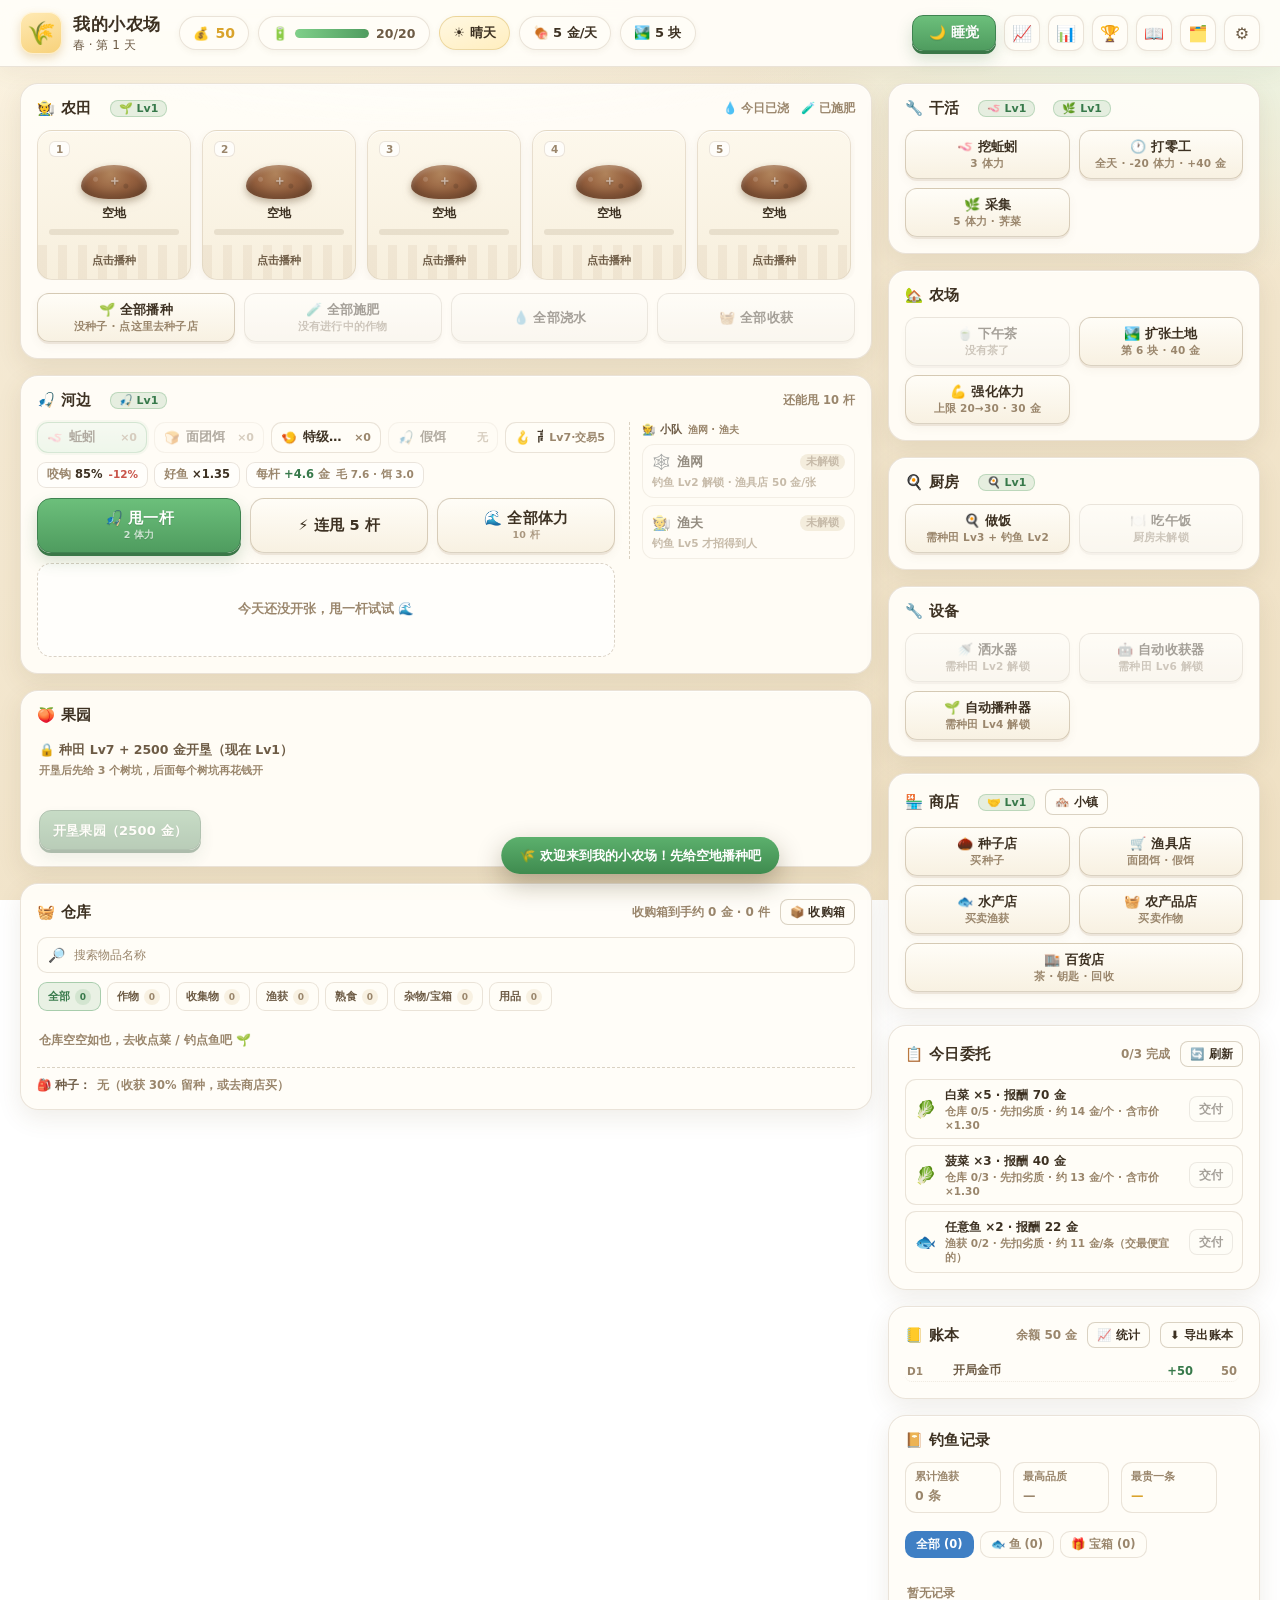
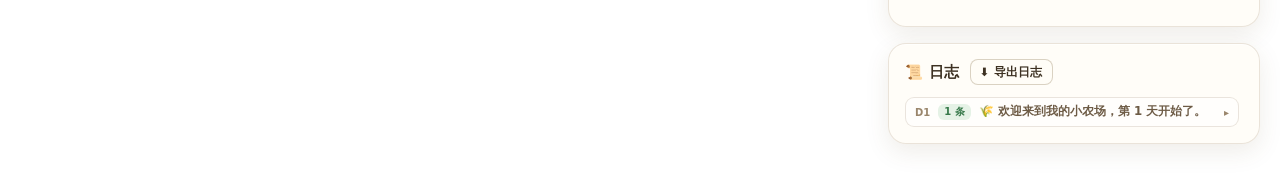
<file: index.html>
<!DOCTYPE html>
<html lang="zh-CN">
<head>
<meta charset="UTF-8">
<meta name="viewport" content="width=device-width, initial-scale=1">
<title>我的小农场 · GUI 版</title>
<meta name="description" content="文字种田游戏《我的小农场》的网页 GUI 版：种菜、浇水、钓鱼、卖鱼、扩张农场。">
<link rel="icon" href="data:image/svg+xml,%3Csvg xmlns='http://www.w3.org/2000/svg' viewBox='0 0 100 100'%3E%3Ctext y='.9em' font-size='90'%3E%F0%9F%8C%BE%3C/text%3E%3C/svg%3E">
<link rel="stylesheet" href="style.css">
</head>
<body>

<header class="topbar">
  <div class="brand">
    <div class="logo">🌾</div>
    <div class="brand-txt">
      <h1>我的小农场</h1>
      <p id="season">—</p>
    </div>
  </div>

  <div class="hud">
    <div class="chip coins" id="hud-coins" title="金币">💰 <b>—</b></div>
    <div class="chip energy" title="体力">
      <span>🔋</span>
      <div class="ebar"><i id="hud-ebar"></i></div>
      <b id="hud-etxt">—</b>
    </div>
    <div class="chip weather" id="hud-weather">☀️ 晴天</div>
    <div class="chip" id="hud-fee" title="每天睡觉扣一次">🍖 —</div>
    <div class="chip" id="hud-plots">🏞️ —</div>
  </div>

  <div class="top-actions">
    <button class="btn primary sleep-btn" data-act="sleep" title="推进到下一天，扣伙食费并恢复体力">🌙 睡觉</button>
    <button class="icon-btn" id="btn-market" title="市场">📈</button>
    <button class="icon-btn" id="btn-status" title="查看状态">📊</button>
    <button class="icon-btn" id="btn-ach" title="成就">🏆</button>
    <button class="icon-btn" id="btn-codex" title="图鉴">📖</button>
    <button class="icon-btn" id="btn-profile" title="经营档案">🗂️</button>
    <button class="icon-btn" id="btn-settings" title="设置">⚙️</button>
    <input type="file" id="file-import" accept=".json,application/json" hidden>
  </div>
</header>

<main class="layout">

  <!-- 左列 -->
  <section class="col-main">

    <div class="panel farm">
      <div class="panel-head">
        <h2>🧑‍🌾 农田</h2>
        <span class="lv-chip" id="farm-lv">🌱 Lv1</span>
        <div class="legend">
          <span>💧 今日已浇</span>
          <span>🧪 已施肥</span>
        </div>
      </div>
      <div class="plot-grid" id="plot-grid"></div>
      <div class="farm-foot">
        <button class="btn wide" data-act="plantAll">🌱 全部播种<small id="plantall-txt"></small></button>
        <button class="btn wide" data-act="fertilizeAll">🧪 全部施肥<small id="fertall-txt"></small></button>
        <button class="btn wide" data-act="waterAll">💧 全部浇水</button>
        <button class="btn wide" data-act="harvestAll">🧺 全部收获</button>
      </div>
    </div>

    <div class="panel fishing">
      <div class="panel-head">
        <h2>🎣 河边</h2>
        <span class="lv-chip" id="fish-lv">🎣 Lv1</span>
        <span class="fish-meta" id="fish-meta"></span>
      </div>
      <div class="river">
        <div class="river-main">
          <div class="bait-row" id="bait-row"></div>
          <div class="fish-forecast" id="fish-forecast"></div>
          <div class="fish-row">
            <button class="btn primary big" data-act="cast"><span class="fb">🎣 甩一杆</span><small id="cast-cost"></small></button>
            <button class="btn big" data-act="cast5"><span class="fb">⚡ 连甩 <b id="cast5-n">5</b> 杆</span></button>
            <button class="btn big" data-act="castAll"><span class="fb">🌊 全部体力</span><small id="castall-n"></small></button>
          </div>
          <div class="catch-area" id="catch-area">
            <div class="catch-empty">今天还没开张，甩一杆试试 🌊</div>
          </div>
        </div>
        <div class="river-side">
          <div class="river-side-head">🧑‍🌾 小队<span>渔网 · 渔夫</span></div>
          <div class="crew-row" id="crew-row"></div>
        </div>
      </div>
    </div>

    <div class="panel orchard">
      <div class="panel-head">
        <h2>🍑 果园</h2>
        <span class="muted" id="orchard-sum"></span>
      </div>
      <div id="orchard-locked" class="orchard-locked" hidden></div>
      <div id="orchard-grid" class="orchard-grid" hidden></div>
      <div class="orchard-foot" id="orchard-foot" hidden>
        <button class="btn" data-act="orchardWater">💧 浇果树<small id="orchard-water-txt"></small></button>
        <button class="btn" data-act="orchardHarvest">🧺 收获全部<small id="orchard-harvest-txt"></small></button>
        <button class="btn" data-act="orchardExpand">🕳️ 开垦树坑<small id="orchard-expand-txt"></small></button>
      </div>
    </div>

    <div class="panel store">
      <div class="panel-head">
        <h2>🧺 仓库</h2>
        <span class="muted" id="store-sum"></span>
        <button class="btn mini" id="btn-box">📦 收购箱</button>
      </div>
      <div class="store-tools">
        <label class="store-search">🔎 <input id="store-search" type="search" placeholder="搜索物品名称" autocomplete="off" aria-label="搜索仓库物品"></label>
        <div class="store-filters" aria-label="仓库分类">
          <button class="store-filter active" data-store-filter="all" aria-pressed="true">全部 <span>0</span></button>
          <button class="store-filter" data-store-filter="crops" aria-pressed="false">作物 <span>0</span></button>
          <button class="store-filter" data-store-filter="wild" aria-pressed="false">收集物 <span>0</span></button>
          <button class="store-filter" data-store-filter="fish" aria-pressed="false">渔获 <span>0</span></button>
          <button class="store-filter" data-store-filter="food" aria-pressed="false">熟食 <span>0</span></button>
          <button class="store-filter" data-store-filter="junk" aria-pressed="false">杂物/宝箱 <span>0</span></button>
          <button class="store-filter" data-store-filter="supplies" aria-pressed="false">用品 <span>0</span></button>
        </div>
      </div>
      <div id="store-list" class="store-list"></div>
      <div class="seed-box" id="seed-box"></div>
    </div>

  </section>

  <!-- 右列 -->
  <aside class="col-side">

    <div class="panel">
      <div class="panel-head"><h2>🔧 干活</h2>
        <span class="lv-chip" id="dig-lv">🪱 Lv1</span>
        <span class="lv-chip" id="forage-lv">🌿 Lv1</span>
      </div>
      <div class="action-grid">
        <button class="btn" data-act="dig">🪱 挖蚯蚓<small id="dig-txt"></small></button>
        <button class="btn" data-act="work">🕐 打零工<small id="work-txt"></small></button>
        <button class="btn wide-cell" data-act="forage">🌿 采集<small id="forage-txt"></small></button>
      </div>
    </div>

    <div class="panel">
      <div class="panel-head"><h2>🏡 农场</h2></div>
      <div class="action-grid farm-actions">
        <button class="btn" data-act="tea">🍵 下午茶<small id="tea-txt"></small></button>
        <button class="btn" data-act="expand">🏞️ 扩张土地<small id="expand-txt"></small></button>
        <button class="btn wide-cell" data-act="upgrade">💪 强化体力<small id="upgrade-txt"></small></button>
      </div>
    </div>

    <div class="panel" id="kitchen-panel">
      <div class="panel-head"><h2>🍳 厨房</h2><span class="lv-chip" id="cook-lv">🍳 Lv1</span></div>
      <div class="action-grid farm-actions">
        <button class="btn" data-act="kitchen">🍳 做饭<small id="kitchen-txt"></small></button>
        <button class="btn" data-act="lunch">🍽️ 吃午饭<small id="lunch-txt"></small></button>
      </div>
    </div>

    <div class="panel">
      <div class="panel-head"><h2>🔧 设备</h2><span class="muted" id="dev-sum"></span></div>
      <div class="action-grid farm-actions">
        <button class="btn" data-act="sprinkler">🚿 洒水器<small id="sprinkler-txt"></small></button>
        <button class="btn" data-act="harvester">🤖 自动收获器<small id="harvester-txt"></small></button>
        <button class="btn wide-cell" data-act="seeder">🌱 自动播种器<small id="seeder-txt"></small></button>
      </div>
    </div>

    <div class="panel">
      <div class="panel-head"><h2>🏪 商店</h2>
        <span class="lv-chip" id="trade-lv">🤝 Lv1</span>
        <button class="btn mini" id="btn-town">🏘️ 小镇</button>
      </div>
      <div class="shop-two shop-four">
        <button class="btn" data-act="seedshop">🌰 种子店<small>买种子</small></button>
        <button class="btn" data-act="shop">🛒 渔具店<small>面团饵 · 假饵</small></button>
        <button class="btn" data-act="fishshop">🐟 水产店<small>买卖渔获</small></button>
        <button class="btn" data-act="cropshop">🧺 农产品店<small>买卖作物</small></button>
        <button class="btn wide-cell" data-act="depart">🏬 百货店<small>茶 · 钥匙 · 回收</small></button>
      </div>
    </div>

    <div class="panel">
      <div class="panel-head"><h2>📋 今日委托</h2>
        <span class="muted" id="orders-sum"></span>
        <button class="btn mini" id="btn-refresh-orders">🔄 刷新</button>
      </div>
      <div id="order-list" class="order-list"></div>
    </div>

    <div class="panel">
      <div class="panel-head"><h2>📒 账本</h2>
        <span class="muted" id="ledger-sum"></span>
        <button class="btn mini" id="btn-stats">📈 统计</button>
        <button class="btn mini" id="btn-ledger">⬇ 导出账本</button>
      </div>
      <div class="ledger" id="ledger"></div>
    </div>

    <div class="panel">
      <div class="panel-head"><h2>📔 钓鱼记录</h2></div>
      <div id="book-stats" class="book-stats"></div>
      <div id="book-list" class="book-list"></div>
    </div>

    <div class="panel">
      <div class="panel-head"><h2>📜 日志</h2>
        <button class="btn mini" id="btn-log">⬇ 导出日志</button>
      </div>
      <div class="log" id="log"></div>
    </div>

  </aside>
</main>

<div id="modal-root" class="modal-root"></div>
<div id="toast-root" class="toast-root"></div>
<div id="fx" class="fx"></div>

<script src="game.js"></script>
<script src="ui.js"></script>
</body>
</html>
</file>
<file: style.css>
/* ================= 我的小农场 · 样式 ================= */
:root{
  --bg:#f6ecd8;
  --bg2:#efe0c3;
  --ink:#3d3122;
  --ink-2:#6d5b45;
  --ink-3:#9a866c;
  --panel:rgba(255,253,247,.86);
  --panel-2:rgba(255,253,247,.6);
  --line:rgba(122,96,60,.16);
  --line-2:rgba(122,96,60,.28);
  --green:#4f9c5f;
  --green-d:#37794a;
  --soil:#8b5c3d;
  --soil-d:#6d462e;
  --gold:#d9a32c;
  --gold-l:#f0c65a;
  --red:#c9554a;
  --blue:#3f7fc4;
  --r:18px;
  --shadow:0 8px 24px rgba(102,78,44,.10), 0 1px 0 rgba(255,255,255,.7) inset;
  --shadow-hover:0 14px 30px rgba(102,78,44,.16);
}

*{ box-sizing:border-box; }

/* hidden 属性优先于组件自身的 display（果园面板 / 底部按钮用得到） */
[hidden]{ display:none !important; }

html,body{ height:100%; }

body{
  margin:0;
  font-family:"PingFang SC","Microsoft YaHei","Segoe UI",system-ui,sans-serif;
  color:var(--ink);
  background:
    radial-gradient(1200px 600px at 15% -10%, var(--glow1) 0%, transparent 60%),
    radial-gradient(900px 500px at 95% 0%, var(--glow2) 0%, transparent 55%),
    linear-gradient(160deg, var(--bg) 0%, var(--bg2) 100%);
  background-attachment:fixed;
  -webkit-font-smoothing:antialiased;
  font-size:14px;
}

button{ font-family:inherit; }

/* ---------------- 顶栏 ---------------- */

.topbar{
  position:sticky; top:0; z-index:50;
  display:flex; align-items:center; gap:18px;
  padding:12px 20px;
  background:var(--topbar);
  backdrop-filter:blur(14px) saturate(1.2);
  border-bottom:1px solid var(--line);
  box-shadow:0 6px 20px rgba(120,95,60,.07);
}

.brand{ display:flex; align-items:center; gap:11px; }
.logo{
  width:42px; height:42px; display:grid; place-items:center;
  font-size:23px; border-radius:13px;
  background:linear-gradient(160deg,#ffeab5,#f7d179);
  box-shadow:0 4px 10px rgba(190,140,50,.28), 0 0 0 1px rgba(255,255,255,.6) inset;
}
.brand-txt h1{ margin:0; font-size:17px; letter-spacing:.5px; }
.brand-txt p{ margin:1px 0 0; font-size:12px; color:var(--ink-2); }

.hud{ display:flex; align-items:center; gap:9px; flex-wrap:wrap; }

.chip{
  display:inline-flex; align-items:center; gap:7px;
  height:34px; padding:0 13px;
  border-radius:999px;
  background:var(--card);
  border:1px solid var(--line);
  box-shadow:0 2px 6px rgba(120,95,60,.07);
  font-weight:600; font-size:13px; color:var(--ink);
  white-space:nowrap;
}
.chip.coins b{ color:var(--gold); font-size:14px; font-variant-numeric:tabular-nums; }
.chip.energy{ padding-right:14px; }
.chip .ebar{
  width:74px; height:9px; border-radius:99px; overflow:hidden;
  background:var(--track); box-shadow:0 0 0 1px rgba(120,95,60,.08) inset;
}
.chip .ebar i{
  display:block; height:100%; width:100%;
  border-radius:99px;
  background:linear-gradient(90deg,#7fd08a,#4f9c5f);
  transition:width .35s cubic-bezier(.2,.8,.3,1), background .3s;
}
.chip.energy.low .ebar i{ background:linear-gradient(90deg,#f0b25a,#e08a3c); }
.chip.energy.empty .ebar i{ background:linear-gradient(90deg,#e08a7a,#c9554a); }
.chip b#hud-etxt{ font-variant-numeric:tabular-nums; font-size:12.5px; color:var(--ink-2); }

.chip.weather{ background:linear-gradient(160deg,#fff8e2,#ffeebf); border-color:rgba(200,160,60,.35); }
.chip.weather[data-w="cloudy"]{ background:linear-gradient(160deg,#f2f4f7,#e3e8ef); }
.chip.weather[data-w="rain"]{ background:linear-gradient(160deg,#e9f1fb,#d6e4f7); }
.chip.weather[data-w="storm"]{ background:linear-gradient(160deg,#e8e3f2,#d5cde8); }

.top-actions{ margin-left:auto; display:flex; gap:8px; }
.icon-btn{
  width:36px; height:36px; border-radius:11px; font-size:16px; cursor:pointer;
  background:var(--card); border:1px solid var(--line); color:var(--ink-2);
  box-shadow:0 2px 6px rgba(120,95,60,.07);
  transition:transform .15s, box-shadow .15s, background .15s;
}
.icon-btn:hover{ transform:translateY(-1px); box-shadow:0 6px 14px rgba(120,95,60,.14); background:var(--card-solid); }
.icon-btn.off{ opacity:.45; }

/* ---------------- 布局 ---------------- */

.layout{
  display:grid;
  grid-template-columns:minmax(0,1fr) 372px;
  gap:16px;
  padding:16px 20px 40px;
  max-width:1560px; margin:0 auto;
  align-items:start;
}
.col-main,.col-side{ display:flex; flex-direction:column; gap:16px; min-width:0; }

.panel{
  background:var(--topbar);
  border:1px solid var(--line);
  border-radius:var(--r);
  box-shadow:var(--shadow);
  padding:15px 16px 16px;
}
.panel-head{
  display:flex; align-items:center; gap:10px; flex-wrap:wrap;
  margin:0 0 12px;
}
.panel-head h2{
  margin:0; font-size:14.5px; font-weight:800; letter-spacing:.4px;
  display:flex; align-items:center; gap:6px;
}
.panel-head .muted{ margin-left:auto; font-size:12px; color:var(--ink-3); font-weight:600; }
.legend{
  margin-left:auto; display:flex; gap:12px; flex-wrap:wrap;
  font-size:11.5px; color:var(--ink-3); font-weight:600;
}
.legend .ripe-hint{ color:var(--green-d); }

/* ---------------- 农田 ---------------- */

.farm{
  background:
    radial-gradient(700px 220px at 50% -40%, rgba(255,255,255,.85), transparent 70%),
    rgba(255,253,248,.94);
}

.plot-grid{
  display:grid;
  grid-template-columns:repeat(5, minmax(0, 1fr));
  gap:11px;
  max-height:min(478px, 56vh);
  overflow-y:auto;
  padding-right:4px;
  border-radius:12px;
}
.plot-grid:focus{ outline:none; }
.plot-grid:focus-visible{ outline:2px solid rgba(79,156,95,.45); outline-offset:3px; }
@media (max-width:1180px){
  .plot-grid{ grid-template-columns:repeat(4, minmax(0, 1fr)); }
}
@media (max-width:820px){
  .plot-grid{ grid-template-columns:repeat(3, minmax(0, 1fr)); }
}
@media (max-width:560px){
  .plot-grid{ grid-template-columns:repeat(2, minmax(0, 1fr)); }
}

.plot{  position:relative;
  border-radius:15px;
  padding:10px 11px 11px;
  background:linear-gradient(180deg,var(--plot1) 0%, var(--plot2) 55%, var(--plot3) 100%);
  border:1px solid var(--line);
  box-shadow:0 3px 10px rgba(120,95,60,.08), 0 1px 0 rgba(255,255,255,.8) inset;
  cursor:pointer;
  transition:transform .14s ease, box-shadow .14s ease, border-color .14s;
  overflow:hidden;
  min-height:150px;
  display:flex; flex-direction:column;
}
.plot::after{ /* 土垄 */
  content:""; position:absolute; left:0; right:0; bottom:0; height:34px;
  background:repeating-linear-gradient(90deg, rgba(160,120,80,.13) 0 9px, rgba(160,120,80,0) 9px 20px);
  opacity:.7; pointer-events:none;
}
.plot:hover{ transform:translateY(-2px); box-shadow:var(--shadow-hover); border-color:var(--line-2); }
.plot:active{ transform:translateY(0) scale(.995); }

.plot.empty{ background:linear-gradient(180deg,var(--plot1),var(--plot2)); }

/* 空地：CSS 画的土堆 */
.plot-art.soil{
  width:66px; height:34px; margin:8px auto 6px;
  border-radius:50% 50% 42% 42% / 62% 62% 38% 38%;
  background:
    radial-gradient(circle at 22% 42%, rgba(255,255,255,.14) 0 2px, transparent 3px),
    radial-gradient(circle at 68% 62%, rgba(0,0,0,.14) 0 2px, transparent 3px),
    radial-gradient(circle at 45% 25%, #b0835b 0%, #96613f 48%, #7a4c31 100%);
  box-shadow:
    inset 0 3px 5px rgba(255,255,255,.22),
    inset 0 -6px 10px rgba(0,0,0,.22),
    0 3px 6px rgba(90,65,35,.22);
  position:relative;
  display:grid; place-items:center;
  transition:transform .2s;
}
.plot-art.soil .seed-dot{
  font-size:13px; font-weight:900; color:rgba(255,255,255,.55);
  text-shadow:0 1px 2px rgba(0,0,0,.25);
  transform:translateY(-1px);
}
.plot:hover .plot-art.soil{ transform:scale(1.06); }

.plot.ripe{
  border-color:rgba(79,156,95,.55);
  box-shadow:0 0 0 2px rgba(79,156,95,.16), 0 8px 22px rgba(79,156,95,.18);
  animation:ripePulse 2.2s ease-in-out infinite;
}
@keyframes ripePulse{
  0%,100%{ box-shadow:0 0 0 2px rgba(79,156,95,.14), 0 6px 18px rgba(79,156,95,.14); }
  50%{ box-shadow:0 0 0 4px rgba(79,156,95,.22), 0 10px 26px rgba(79,156,95,.26); }
}
.plot.waited{ border-color:rgba(240,180,80,.5); }

.plot-top{ display:flex; align-items:center; gap:5px; height:16px; }
.plot-no{
  font-size:10.5px; font-weight:800; color:var(--ink-3);
  background:var(--chip-bg); border-radius:6px; padding:1px 6px;
  border:1px solid var(--line);
}
.plot-badges{ margin-left:auto; display:flex; gap:3px; font-size:11px; }

.plot-art{
  font-size:41px; line-height:1.1; text-align:center; margin:5px 0 3px;
  filter:drop-shadow(0 3px 4px rgba(90,65,35,.18));
  transition:transform .2s;
}
.plot:hover .plot-art{ transform:scale(1.07) rotate(-2deg); }
.plot.ripe .plot-art{ animation:bob 1.8s ease-in-out infinite; }
@keyframes bob{ 0%,100%{ transform:translateY(0); } 50%{ transform:translateY(-4px); } }

.plot-name{
  font-size:12px; font-weight:800; text-align:center; color:var(--ink);
  display:flex; align-items:center; justify-content:center; gap:5px;
}
.plot-name small{ font-weight:600; color:var(--ink-3); font-size:10.5px; }

.bar{
  height:6px; border-radius:99px; margin:7px 0 6px;
  background:rgba(120,95,60,.13); overflow:hidden;
}
.bar i{
  display:block; height:100%; border-radius:99px;
  background:linear-gradient(90deg,#8ed29a,#4f9c5f);
  transition:width .4s cubic-bezier(.2,.8,.3,1);
}
.plot.ripe .bar i{ background:linear-gradient(90deg,var(--gold-l),var(--gold)); }

.plot-foot{
  margin-top:auto; font-size:11px; text-align:center; font-weight:700;
  color:var(--ink-2); position:relative; z-index:1;
}
.plot-foot.can{ color:var(--green-d); }
.plot-foot .warn{ color:#b4771f; }

/* 农田底部按钮 */
.farm-foot{
  display:grid; grid-template-columns:repeat(4, 1fr); gap:9px; margin-top:13px;
}
@media (max-width:820px){
  .farm-foot{ grid-template-columns:repeat(2, 1fr); }
}

/* ---------------- 按钮 ---------------- */

.btn{
  position:relative;
  display:inline-flex; flex-direction:column; align-items:center; justify-content:center; gap:1px;
  min-height:40px; padding:7px 13px;
  border-radius:12px; cursor:pointer;
  background:linear-gradient(180deg,var(--card),var(--card-2));
  border:1px solid var(--line-2);
  color:var(--ink); font-size:13px; font-weight:700; letter-spacing:.2px;
  box-shadow:0 2px 0 rgba(160,130,90,.14), 0 4px 10px rgba(120,95,60,.06);
  transition:transform .12s, box-shadow .12s, background .12s, opacity .12s;
}
.btn small{ font-size:10.5px; font-weight:600; color:var(--ink-3); }
.btn:hover:not(:disabled){ transform:translateY(-1px); box-shadow:0 4px 0 rgba(160,130,90,.14), 0 10px 18px rgba(120,95,60,.12); background:linear-gradient(180deg,var(--card-2),var(--card)); }
.btn:active:not(:disabled){ transform:translateY(1px); box-shadow:0 1px 0 rgba(160,130,90,.14); }
.btn:disabled{ opacity:.45; cursor:not-allowed; filter:grayscale(.4); }
.btn.wide{ width:100%; }
.btn.mini{ min-height:26px; padding:3px 9px; font-size:11.5px; border-radius:8px; box-shadow:none; background:var(--card); }
.btn.primary{
  background:linear-gradient(180deg,#6cbf7b,#4f9c5f);
  border-color:#3f8350; color:#fff;
  box-shadow:0 3px 0 #3a7748, 0 8px 16px rgba(60,120,70,.22);
  text-shadow:0 1px 1px rgba(0,0,0,.15);
}
.btn.primary small{ color:rgba(255,255,255,.85); }
.btn.primary:hover:not(:disabled){ background:linear-gradient(180deg,#78cb87,#57a768); }
.btn.big{ min-height:48px; font-size:14.5px; border-radius:14px; }
.btn.gold{
  background:linear-gradient(180deg,#f6ce6b,#dfa52e); border-color:#c08c1f; color:#4a3310;
  box-shadow:0 3px 0 #b8871c, 0 8px 16px rgba(200,150,50,.24);
}
.btn.danger{ color:var(--red); border-color:rgba(201,85,74,.35); }

.action-grid{ display:grid; grid-template-columns:repeat(auto-fill,minmax(126px,1fr)); gap:9px; }

/* ---------------- 钓鱼 ---------------- */

.fish-meta{ margin-left:auto; font-size:11.5px; color:var(--ink-3); font-weight:600; }

/* 河边：左边钓具（饵 / 预估 / 甩杆 / 渔获），右边小队（渔网 / 渔夫） */
.river{ display:grid; grid-template-columns:minmax(0,1fr) 226px; gap:14px; align-items:start; }
.river-main{ min-width:0; }
.river-side{
  min-width:0; display:flex; flex-direction:column; gap:7px;
  padding-left:12px; border-left:1px dashed var(--line-2);
}
.river-side-head{ display:flex; align-items:baseline; gap:6px; font-size:11px; font-weight:800; color:var(--ink-2); }
.river-side-head span{ font-size:10px; font-weight:700; color:var(--ink-3); }
.river-side .crew-row{ grid-template-columns:1fr; margin-top:0; gap:7px; }
.river-side .crew-card{ padding:8px 9px 7px; }

/* 五种饵料：一行铺满，窄屏自动换行 */
.bait-row{ display:grid; grid-template-columns:repeat(auto-fit, minmax(102px, 1fr)); gap:7px; margin-bottom:9px; }
.bait{
  display:flex; align-items:center; gap:6px; min-width:0;
  padding:6px 9px; border-radius:11px; cursor:pointer;
  background:var(--card); border:1px solid var(--line);
  font-size:12.5px; font-weight:700; color:var(--ink-2);
  transition:.14s;
}
.bait .bn{ color:var(--ink); overflow:hidden; text-overflow:ellipsis; white-space:nowrap; }
.bait .bc{ margin-left:auto; font-size:11px; color:var(--ink-3); font-weight:700; white-space:nowrap; }
.bait:hover{ border-color:var(--line-2); transform:translateY(-1px); }
.bait.sel{
  background:linear-gradient(180deg,#eaf7ec,#d7efdb);
  border-color:rgba(79,156,95,.5); color:var(--green-d);
  box-shadow:0 0 0 2px rgba(79,156,95,.12);
}
.bait.off{ opacity:.4; cursor:not-allowed; }

/* 甩一杆 / 连甩 5 杆 / 全部体力：一行三个，主按钮略宽 */
.fish-row{ display:grid; grid-template-columns:1.15fr 1fr 1fr; gap:9px; }
.fish-row .btn{ padding:10px 8px; }
.fish-row .fb{ white-space:nowrap; }
.fish-row .fb b{ font-weight:900; }
.fish-row .btn small{ font-size:9.5px; opacity:.85; }

.catch-area{ margin-top:10px; min-height:94px; }
.catch-empty{
  display:grid; place-items:center; min-height:94px;
  border:1.5px dashed var(--line-2); border-radius:14px;
  color:var(--ink-3); font-size:12.5px; font-weight:600;
  background:var(--soft);
}
.catch-card{
  display:flex; align-items:center; gap:13px;
  padding:11px 14px; border-radius:14px;
  background:linear-gradient(180deg,var(--card),var(--card-2));
  border:1px solid var(--line);
  box-shadow:0 4px 14px rgba(120,95,60,.1);
  animation:popIn .3s cubic-bezier(.2,1.2,.4,1);
}
@keyframes popIn{ from{ transform:scale(.94); opacity:0; } to{ transform:scale(1); opacity:1; } }
.catch-card .ce{ font-size:34px; filter:drop-shadow(0 3px 5px rgba(90,65,35,.2)); }
.catch-card .cname{ font-size:14.5px; font-weight:800; }
.catch-card .cq{ font-size:12px; font-weight:800; margin-top:2px; }
.catch-card .cprice{ margin-left:auto; font-size:19px; font-weight:900; color:var(--gold); font-variant-numeric:tabular-nums; }

/* 最近渔获（单杆 / 连甩都列出来） */
.catch-sum{ font-size:11px; font-weight:700; color:var(--ink-3); margin:0 2px 6px; }
.catch-list{ display:flex; flex-wrap:nowrap; gap:6px; overflow-x:auto; padding-bottom:2px; }
.catch-item{
  flex:none;
  display:flex; align-items:center; gap:6px;
  padding:4px 9px; border-radius:10px;
  background:var(--card); border:1px solid var(--line);
  border-left:3px solid var(--line-2);
  font-size:12px; white-space:nowrap;
  animation:popIn .22s ease;
}
.catch-item .ce{ font-size:15px; }
.catch-item .cn2{ font-weight:800; }
.catch-item .cq2{ font-size:10.5px; font-weight:800; }
.catch-item .cp2{ font-weight:900; color:var(--gold); font-variant-numeric:tabular-nums; }

/* 商店两连 */
.shop-two{ display:grid; grid-template-columns:1fr 1fr; gap:9px; }

/* ---------------- 仓库 ---------------- */

.store-tools{ display:flex; flex-direction:column; gap:8px; margin:0 0 9px; }
.store-search{
  display:flex; align-items:center; gap:7px; min-height:36px; padding:0 10px;
  border:1px solid var(--line); border-radius:10px; background:var(--card); color:var(--ink-3);
}
.store-search input{
  min-width:0; width:100%; border:0; outline:0; background:transparent;
  color:var(--ink); font:inherit; font-size:12px;
}
.store-search input::placeholder{ color:var(--ink-3); }
.store-filters{ display:flex; gap:6px; overflow-x:auto; padding:1px 1px 4px; scrollbar-width:thin; }
.store-filter{
  flex:none; display:inline-flex; align-items:center; gap:5px; min-height:29px; padding:4px 9px;
  border:1px solid var(--line); border-radius:9px; background:var(--card); color:var(--ink-2);
  cursor:pointer; font:inherit; font-size:10.5px; font-weight:800; white-space:nowrap;
}
.store-filter span{
  display:inline-flex; align-items:center; justify-content:center; min-width:16px; height:16px;
  padding:0 4px; border-radius:99px; background:var(--card-2); color:var(--ink-3); font-size:9px;
}
.store-filter:hover{ border-color:var(--green); }
.store-filter.active{ background:rgba(79,156,95,.12); border-color:rgba(79,156,95,.42); color:var(--green-d); }
.store-filter.active span{ background:rgba(79,156,95,.14); color:var(--green-d); }
.store-list{ display:flex; flex-direction:column; gap:7px; max-height:380px; overflow-y:auto; padding-right:4px; }
.store-sub{
  margin:4px 0 0; padding-top:8px; font-size:11px; font-weight:800; color:var(--ink-3);
  border-top:1px dashed var(--line-2);
}
.store-row{
  display:flex; align-items:center; gap:9px;
  padding:7px 9px; border-radius:11px;
  background:var(--card); border:1px solid var(--line);
}
.store-row>div{ min-width:0; flex:1; }
.store-row .se{ font-size:20px; }
.store-row .sn{ font-size:12.5px; font-weight:800; }
.store-row .sv{ font-size:11px; color:var(--ink-3); font-weight:700; }
.store-row .sp{ margin-left:auto; font-size:12.5px; font-weight:800; color:var(--gold); }
.store-empty{ font-size:12px; color:var(--ink-3); font-weight:600; padding:8px 2px; }

.seed-box{
  margin-top:10px; padding-top:10px; border-top:1px dashed var(--line-2);
  font-size:11.5px; color:var(--ink-2); font-weight:600;
  display:flex; gap:6px; flex-wrap:wrap; align-items:center;
}
.seed-box .tag{
  background:#eef7ec; color:var(--green-d); border:1px solid rgba(79,156,95,.28);
  padding:2px 8px; border-radius:7px; font-weight:800; font-size:11px;
}
@media (max-width:560px){
  .store-list{ max-height:340px; }
  .store-row{ gap:7px; padding:7px; }
  .store-row .sv{ overflow-wrap:anywhere; }
}
.seed-box .tag-sell{
  display:inline-flex; align-items:center; gap:5px;
  font-family:inherit; cursor:pointer;
  transition:transform .12s, background .12s, border-color .12s;
}
.seed-box .tag-sell:hover{
  background:#e0f2dd; border-color:rgba(79,156,95,.52); transform:translateY(-1px);
}
.seed-box .tag-sell b{ font-size:10px; font-weight:800; color:#b4771f; }
.seed-box .btn.mini{ margin-left:auto; }

/* ---------------- 账本 ---------------- */

.ledger{
  max-height:230px; overflow-y:auto;
  display:flex; flex-direction:column; gap:3px;
  font-size:11.5px;
  padding-right:4px;
}
.led-row{ display:flex; align-items:center; gap:6px; padding:3px 2px; border-bottom:1px dotted rgba(122,96,60,.13); }
.led-row.day{ cursor:pointer; border-radius:7px; transition:background .12s; }
.led-row.day:hover{ background:var(--hover); }
.led-row.day.open{ background:var(--hover); }
.led-day{ color:var(--ink-3); font-weight:800; min-width:40px; font-size:10.5px; }
.led-label{ flex:1; color:var(--ink-2); font-weight:600; overflow:hidden; text-overflow:ellipsis; white-space:nowrap; }
.led-val{ font-weight:800; font-variant-numeric:tabular-nums; white-space:nowrap; }
.led-val.up{ color:var(--green-d); }
.led-val.down{ color:var(--red); }
.led-inc{ color:var(--green-d); font-weight:800; }
.led-exp{ color:var(--red); font-weight:800; }
.led-bal{ color:var(--ink-3); font-weight:700; min-width:38px; text-align:right; font-variant-numeric:tabular-nums; }
.led-detail{
  display:flex; flex-direction:column; gap:1px;
  padding:2px 8px 6px 46px; font-size:10.8px; color:var(--ink-3); font-weight:600;
  animation:slideIn .16s ease;
}
.led-detail .dline{ display:flex; justify-content:space-between; gap:10px; padding:1px 0; border-bottom:1px dotted rgba(122,96,60,.1); }
.led-detail .dline b{ font-weight:800; }

/* ---------------- 钓鱼记录 ---------------- */

.book-stats{ display:flex; gap:10px; flex-wrap:wrap; margin-bottom:9px; }
.bstat{
  flex:1 1 auto; min-width:96px;
  background:var(--card); border:1px solid var(--line); border-radius:11px;
  padding:7px 9px;
}
.bstat .bl{ font-size:10.5px; color:var(--ink-3); font-weight:700; }
.bstat .bv{ font-size:12.5px; font-weight:800; margin-top:2px; }

.book-list{ max-height:190px; overflow-y:auto; display:flex; flex-direction:column; gap:3px; padding-right:4px; }
.book-row{ display:flex; align-items:center; gap:7px; font-size:11.5px; padding:3px 2px; border-bottom:1px dotted rgba(122,96,60,.13); }
.book-row .be{ font-size:14px; }
.book-row .bn2{ font-weight:700; color:var(--ink-2); }
.book-row .bq{ font-size:10.5px; font-weight:800; margin-left:auto; }
.book-row .bp{ font-weight:800; color:var(--gold); min-width:36px; text-align:right; font-variant-numeric:tabular-nums; }

/* ---------------- 日志 ---------------- */

.log{ max-height:300px; overflow-y:auto; display:flex; flex-direction:column; gap:5px; padding-right:4px; }

/* 按天折叠 */
.log-day{
  display:flex; align-items:center; gap:8px; cursor:pointer;
  padding:6px 9px; border-radius:9px;
  background:var(--soft);
  border:1px solid var(--line);
  font-size:11.8px;
  transition:background .12s, border-color .12s;
}
.log-day:hover{ background:var(--hover); border-color:var(--line-2); }
.log-day.open{ background:var(--hover); }
.log-day .ld{ font-size:10px; font-weight:800; color:var(--ink-3); flex:none; }
.log-day .ld-count{
  font-size:10px; font-weight:800; color:var(--green-d);
  background:rgba(95,179,111,.16); border-radius:6px; padding:1px 6px; flex:none;
}
.log-day .ld-last{
  flex:1; color:var(--ink-2); font-weight:600;
  overflow:hidden; text-overflow:ellipsis; white-space:nowrap;
}
.log-day.open .ld-last{ color:var(--ink-3); font-style:italic; }
.log-day .ld-caret{ color:var(--ink-3); font-size:10px; flex:none; }

.log-row{
  display:flex; gap:7px; font-size:11.8px; line-height:1.45;
  padding:5px 8px; border-radius:9px;
  background:var(--soft);
  border-left:3px solid var(--line-2);
  color:var(--ink-2);
  animation:slideIn .25s ease;
}
@keyframes slideIn{ from{ opacity:0; transform:translateX(-6px); } to{ opacity:1; transform:none; } }
.log-row .ld{ font-size:10px; font-weight:800; color:var(--ink-3); flex:none; }
.log-row.good{ border-left-color:var(--green); background:rgba(95,179,111,.14); }
.log-row.warn{ border-left-color:var(--gold); background:rgba(224,179,82,.14); }
.log-row.bad{ border-left-color:var(--red); background:rgba(224,103,103,.14); }
.log-row.sys{ border-left-color:var(--blue); background:rgba(106,166,224,.14); }

/* ---------------- 弹窗 ---------------- */

.modal-root{ position:fixed; inset:0; z-index:200; display:none; }
.modal-root.on{ display:block; }
.modal-mask{
  position:absolute; inset:0; background:rgba(60,45,25,.42);
  backdrop-filter:blur(3px); animation:fadeIn .18s ease;
}
@keyframes fadeIn{ from{ opacity:0; } to{ opacity:1; } }
.modal{
  position:absolute; left:50%; top:50%; transform:translate(-50%,-50%);
  width:min(620px, calc(100vw - 32px)); max-height:calc(100vh - 60px);
  display:flex; flex-direction:column;
  background:var(--card); border-radius:20px;
  border:1px solid rgba(255,255,255,.7);
  box-shadow:0 30px 70px rgba(60,40,15,.3);
  animation:modalIn .24s cubic-bezier(.2,1.1,.35,1);
  overflow:hidden;
}
@keyframes modalIn{ from{ opacity:0; transform:translate(-50%,-46%) scale(.96); } to{ opacity:1; transform:translate(-50%,-50%) scale(1); } }
.modal-head{
  display:flex; align-items:center; gap:10px;
  padding:15px 18px 12px; border-bottom:1px solid var(--line);
}
.modal-head h3{ margin:0; font-size:15.5px; }
.modal-head .x{
  margin-left:auto; width:30px; height:30px; border-radius:9px; cursor:pointer;
  border:1px solid var(--line); background:var(--card-solid); font-size:14px; color:var(--ink-2);
}
.modal-head .x:hover{ background:var(--hover); }
.modal-body{ padding:14px 18px 18px; overflow-y:auto; }
.modal-foot{ padding:12px 18px 16px; border-top:1px solid var(--line); display:flex; gap:9px; }
.modal-foot .btn{ flex:1; }

.crop-grid{ display:grid; grid-template-columns:repeat(auto-fill,minmax(116px,1fr)); gap:9px; }
.crop-card{
  text-align:center; padding:10px 8px 9px; border-radius:13px; cursor:pointer;
  background:var(--card); border:1px solid var(--line);
  box-shadow:0 2px 8px rgba(120,95,60,.06);
  transition:.14s;
}
.crop-card:hover:not(:disabled){ transform:translateY(-2px); box-shadow:0 10px 20px rgba(120,95,60,.14); border-color:rgba(79,156,95,.4); }
.crop-card:disabled{ opacity:.42; cursor:not-allowed; filter:grayscale(.5); }
.crop-card .ce{ font-size:27px; }
.crop-card .cn{ font-weight:800; font-size:12.5px; margin-top:3px; }
.crop-card .cs{ font-size:10.5px; color:var(--ink-3); font-weight:700; margin-top:2px; }
.crop-card .cm{ font-size:10.5px; color:var(--ink-2); font-weight:600; margin-top:3px; line-height:1.35; }
.crop-card .cp{ font-size:10.5px; font-weight:800; color:var(--green-d); margin-top:3px; }

.kv{ display:grid; grid-template-columns:auto 1fr; gap:7px 14px; font-size:12.5px; margin-bottom:12px; }
.kv dt{ color:var(--ink-3); font-weight:700; }
.kv dd{ margin:0; font-weight:700; color:var(--ink); }

/* ---------------- 每日总结 ---------------- */

.day-sum-top{
  display:flex; align-items:center; gap:14px; padding:10px 12px; margin-bottom:4px;
  border-radius:14px; background:var(--panel-2); border:1px solid var(--line);
}
.day-sum-top .dh-coin{ font-size:26px; font-weight:900; font-variant-numeric:tabular-nums; letter-spacing:-.02em; }
.day-sum-top .dh-coin small{ font-size:12px; font-weight:800; margin-left:2px; }
.day-sum-top .dh-coin.up{ color:var(--green-d); }
.day-sum-top .dh-coin.down{ color:var(--red); }
.day-sum-top .dh-meta{ font-size:12px; font-weight:800; color:var(--ink-2); line-height:1.6; }
.day-sum-top .dh-meta small{ font-size:11px; color:var(--ink-3); font-weight:700; }
.day-sum-top .dh-meta b{ color:var(--gold); }

.day-sec{ margin-top:11px; }
.day-sec h4{ margin:0 0 6px; font-size:11px; letter-spacing:.04em; color:var(--ink-3); text-transform:uppercase; }
.day-sec .kv{ margin-bottom:0; gap:6px 14px; }

.day-list{ display:flex; flex-direction:column; gap:5px; }
.day-line{
  display:flex; align-items:center; justify-content:space-between; gap:10px;
  padding:6px 9px; border-radius:9px; background:var(--panel-2);
  border:1px solid var(--line); font-size:12.5px; font-weight:700;
}
.day-line.goods{ border-style:dashed; background:transparent; }
.day-line i{
  font-style:normal; font-size:10px; font-weight:800; color:var(--ink-3);
  margin-left:6px; padding:1px 5px; border-radius:6px; background:var(--line);
}
.day-line b{ font-variant-numeric:tabular-nums; }
.day-line b.up{ color:var(--green-d); }
.day-line b.down{ color:var(--red); }
.day-empty{ font-size:11.5px; color:var(--ink-3); font-weight:700; padding:2px 0; }
.day-todo{ margin:0; padding-left:18px; font-size:12.5px; font-weight:700; color:var(--ink-2); line-height:1.8; }
.day-kpis{ display:grid; grid-template-columns:repeat(3,minmax(0,1fr)); gap:8px; margin-top:12px; }
.day-kpi{ display:flex; align-items:baseline; flex-wrap:wrap; gap:3px 5px; padding:9px 10px; border-radius:11px;
  border:1px solid var(--line); background:var(--card); min-width:0; }
.day-kpi span{ width:100%; color:var(--ink-3); font-size:10.5px; font-weight:800; }
.day-kpi b{ font-size:18px; line-height:1.15; font-variant-numeric:tabular-nums; }
.day-kpi b.up{ color:var(--green-d); } .day-kpi b.down{ color:var(--red); }
.day-kpi small{ color:var(--ink-3); font-size:9.5px; font-weight:700; }
.stat-kpis{ display:grid; grid-template-columns:repeat(3,minmax(0,1fr)); gap:9px; margin:0 0 12px; }
.stat-kpi{ display:flex; flex-direction:column; gap:3px; padding:10px 12px; border:1px solid var(--line); border-radius:12px; background:var(--card); }
.stat-kpi span{ font-size:10.5px; font-weight:800; color:var(--ink-3); }
.stat-kpi b{ font-size:19px; line-height:1.2; font-variant-numeric:tabular-nums; }
.stat-kpi small{ color:var(--ink-3); font-size:10px; font-weight:700; }
.stat-chart-head{ display:flex; justify-content:space-between; align-items:center; gap:8px; margin:8px 1px 5px; font-size:12px; }
.stat-chart-head>b{ font-size:12px; }
.stat-chart-head>span{ color:var(--ink-3); font-size:10px; font-weight:700; white-space:nowrap; }
.stat-chart-head i{ display:inline-block; width:8px; height:8px; border-radius:3px; margin:0 3px 0 7px; }
.stat-chart-head .legend-in{ background:#4a9b5b; } .stat-chart-head .legend-out{ background:#d46a5f; }
.stat-chart-foot{ display:flex; justify-content:space-between; gap:8px; flex-wrap:wrap; color:var(--ink-3); font-size:10px; font-weight:700; }
.stat-chart-foot b{ color:var(--green-d); }
@media(max-width:520px){ .day-kpis{ gap:5px; } .day-kpi{ padding:7px; } .day-kpi b{ font-size:15px; } .stat-kpis{ gap:5px; }
  .stat-kpi{ padding:8px; } .stat-kpi b{ font-size:16px; } .stat-chart-head{ align-items:flex-start; flex-direction:column; gap:3px; } }

/* ---------------- 果园 ---------------- */

.orchard-grid{ display:grid; grid-template-columns:repeat(auto-fill,minmax(148px,1fr)); gap:9px; }
.orc-card{
  display:flex; flex-direction:column; gap:5px; padding:9px 10px; border-radius:14px;
  border:1px solid var(--line); background:var(--panel-2);
}
.orc-card.empty{ border-style:dashed; }
.orc-card.mature.on{ border-color:var(--green); }
.orc-top{ display:flex; align-items:center; gap:6px; font-size:11.5px; font-weight:800; color:var(--ink-3); }
.orc-emoji{ font-size:18px; line-height:1; }
.orc-tag{ margin-left:auto; font-size:10px; font-weight:800; color:var(--green-d); }
.orc-tag.off{ color:var(--ink-3); }
.orc-mid{ font-size:11.5px; line-height:1.55; font-weight:700; color:var(--ink-2); min-height:34px; }
.orc-full{ color:var(--gold); }
.orc-lv{ margin-left:auto; font-size:9.5px; font-weight:800; color:var(--blue); background:rgba(63,127,196,.12);
  border-radius:6px; padding:1px 5px; white-space:nowrap; }
.orc-lv + .orc-tag{ margin-left:4px; }
.orc-bar{ margin:1px 0; }
.orc-act{ display:flex; justify-content:flex-end; align-items:center; min-height:24px; }
.orc-note{ font-size:10.5px; font-weight:700; color:var(--ink-3); }
.orchard-locked{ padding:2px 2px 0; font-size:12.5px; line-height:1.8; font-weight:700; color:var(--ink-2); }
.orchard-locked span{ display:block; font-size:11px; color:var(--ink-3); }
.orchard-locked .btn{ margin-top:7px; }
.orchard-foot{ display:grid; grid-template-columns:repeat(3,1fr); gap:9px; margin-top:10px; }


.rule-table{ width:100%; border-collapse:collapse; font-size:11.8px; margin:6px 0 14px; }
.rule-table th,.rule-table td{ padding:5px 8px; text-align:left; border-bottom:1px solid var(--line); }
.rule-table th{ color:var(--ink-3); font-weight:800; font-size:11px; }
.rule-table tr:hover td{ background:var(--hover); }

/* ---------------- 种子店 ---------------- */

.shop-head{
  font-size:12.5px; font-weight:700; color:var(--ink-2);
  margin-bottom:10px; padding-bottom:9px; border-bottom:1px dashed var(--line-2);
}
.shop-head b{ color:var(--gold); font-size:15px; font-variant-numeric:tabular-nums; }

.shop-list{
  display:flex; flex-direction:column; gap:6px;
  max-height:440px; overflow-y:auto; padding-right:4px;
}
.shop-row{
  display:flex; align-items:center; gap:9px;
  padding:6px 9px; border-radius:11px;
  background:var(--card); border:1px solid var(--line);
  transition:border-color .12s, background .12s;
}
.shop-row:hover{ border-color:rgba(79,156,95,.35); background:var(--card); }
.shop-row .se{ font-size:21px; flex:none; }
.shop-row .sinfo{ flex:1; min-width:0; }
.shop-row .sn{ font-size:12.5px; font-weight:800; display:flex; align-items:center; gap:6px; }
.shop-row .own{
  font-size:10px; font-weight:800; color:var(--green-d);
  background:#eaf5e8; border-radius:6px; padding:1px 6px;
}
.shop-row .sv{ font-size:11px; color:var(--ink-3); font-weight:700; margin-top:1px; }
.shop-row .btn.mini{ min-width:42px; flex:none; }
.shop-tip{ margin-top:11px; font-size:11.5px; color:var(--ink-3); font-weight:600; }

/* ---------------- 顶栏的睡觉按钮 ---------------- */

.sleep-btn{
  flex-direction:row; gap:6px; min-height:36px; height:36px;
  padding:0 16px; font-size:13.5px; border-radius:11px;
}

/* ---------------- Toast ---------------- */

.toast-root{
  position:fixed; left:50%; bottom:26px; transform:translateX(-50%);
  z-index:300; display:flex; flex-direction:column; gap:7px; align-items:center;
  pointer-events:none;
}
.toast{
  padding:9px 18px; border-radius:999px; font-size:13px; font-weight:700;
  background:rgba(48,37,20,.9); color:#fff;
  box-shadow:0 10px 26px rgba(50,35,10,.3);
  animation:toastIn .28s cubic-bezier(.2,1.2,.4,1);
}
.toast.good{ background:linear-gradient(180deg,#5cb06d,#3f8b4f); }
.toast.warn{ background:linear-gradient(180deg,#e2b04a,#c48e26); color:#3a2800; }
.toast.bad{ background:linear-gradient(180deg,#d76a5e,#b8443a); }
@keyframes toastIn{ from{ opacity:0; transform:translateY(12px) scale(.96); } to{ opacity:1; transform:none; } }
.toast.out{ animation:toastOut .3s ease forwards; }
@keyframes toastOut{ to{ opacity:0; transform:translateY(-8px); } }

/* ---------------- 飘字 ---------------- */

.fx{ position:fixed; inset:0; pointer-events:none; z-index:250; overflow:hidden; }
.float{
  position:absolute; font-size:15px; font-weight:900;
  color:var(--gold); text-shadow:0 2px 6px rgba(0,0,0,.18);
  animation:floatUp 1.05s ease-out forwards;
  white-space:nowrap;
}
.float.green{ color:#2f8c4a; }
.float.red{ color:#c9554a; }
.float.water{ color:#3f7fc4; }
@keyframes floatUp{
  0%{ opacity:0; transform:translate(-50%,6px) scale(.85); }
  22%{ opacity:1; transform:translate(-50%,-6px) scale(1.06); }
  100%{ opacity:0; transform:translate(-50%,-50px) scale(1); }
}

/* ---------------- 滚动条 ---------------- */

::-webkit-scrollbar{ width:8px; height:8px; }
::-webkit-scrollbar-track{ background:transparent; }
::-webkit-scrollbar-thumb{ background:rgba(150,120,85,.28); border-radius:99px; border:2px solid transparent; background-clip:padding-box; }
::-webkit-scrollbar-thumb:hover{ background:rgba(150,120,85,.45); background-clip:padding-box; }

/* ---------------- 响应式 ---------------- */

@media (max-width:1180px){
  .layout{ grid-template-columns:minmax(0,1fr) 330px; }
}
@media (max-width:980px){
  .layout{ grid-template-columns:1fr; }
  .hud{ order:3; width:100%; }
  .topbar{ flex-wrap:wrap; }
  .top-actions{ margin-left:auto; }
}
@media (max-width:560px){
  .layout{ padding:12px 12px 30px; gap:12px; }
  .plot-grid{ grid-template-columns:repeat(auto-fill, minmax(108px,1fr)); }
  .plot{ min-height:118px; }
  .plot-art{ font-size:30px; }
  .brand-txt h1{ font-size:15px; }
  .chip{ height:30px; font-size:12px; padding:0 10px; }
}

/* ---------- 键盘可达性（可点的 div） ---------- */
.plot:focus-visible,
.bait:focus-visible,
.led-row:focus-visible,
.log-day:focus-visible{
  outline:2px solid #4f9c5f;
  outline-offset:2px;
  border-radius:10px;
}
.plot{ cursor:pointer; }

/* ---------- 今日委托 ---------- */
.order-list{ display:flex; flex-direction:column; gap:6px; }
.order-row{
  display:flex; align-items:center; gap:9px;
  padding:7px 9px; border-radius:11px;
  background:var(--card); border:1px solid var(--line);
}
.order-row.done{ opacity:.6; background:var(--panel-2); }
.order-row .oe{ font-size:17px; line-height:1; }
.order-row .oi{ flex:1; min-width:0; }
.order-row .on{ font-size:12px; font-weight:800; white-space:nowrap; overflow:hidden; text-overflow:ellipsis; }
.order-row .os{ font-size:10.5px; font-weight:600; color:var(--ink-3); margin-top:1px; }

/* ---------- 规则页分区 ---------- */
.rule-sec{ margin-bottom:14px; }
.rule-sec h4{
  margin:0 0 8px; padding:0 0 6px 10px; font-size:14px; font-weight:900; color:var(--ink);
  border-left:3px solid var(--green); border-bottom:1px solid var(--line);
}
.rule-sec p{ margin:6px 0 0; font-size:12.5px; line-height:1.7; color:var(--ink-2); font-weight:600; }

/* 指南 v2.41：要点列表 / 页内小标题 / 更好读的表格 */
.guide-list{ margin:6px 0 0; padding:0; list-style:none; display:flex; flex-direction:column; gap:5px; }
.guide-list li{
  position:relative; padding:0 0 0 14px; font-size:12.5px; line-height:1.65; color:var(--ink-2); font-weight:600;
}
.guide-list li::before{
  content:''; position:absolute; left:2px; top:.62em; width:5px; height:5px; border-radius:50%;
  background:var(--green);
}
.guide-list li b{ color:var(--ink); font-weight:900; }
.guide-sub{ margin-top:10px; }
.guide-warn{
  margin-top:10px; padding:8px 10px; border-radius:10px; font-size:12.5px; line-height:1.65;
  color:var(--ink-2); background:rgba(106,166,224,.12); border:1px solid rgba(106,166,224,.35);
}
.guide-warn b{ color:var(--ink); }
.guide-sub-t{ font-size:12px; font-weight:900; color:var(--ink); margin-bottom:2px; }
.rule-sec .rule-table{ font-size:12.5px; margin:8px 0 6px; }
.rule-sec .rule-table th{ font-size:11.5px; color:var(--ink-2); background:var(--soft); }
.rule-sec .rule-table td{ padding:6px 8px; }
.rule-sec .rule-table tr:nth-child(even) td{ background:rgba(127,127,127,.05); }
.rule-sec .rule-table td:nth-child(n+2){ font-variant-numeric:tabular-nums; }

/* ---------- v2.14: 规则说明分页 ---------- */
.rule-tabs{ display:flex; gap:6px; flex-wrap:wrap; margin:0 0 8px; }
.rule-tab{
  flex:1 1 0; min-width:64px; padding:8px 6px; border-radius:11px; cursor:pointer;
  border:1px solid var(--line); background:var(--card-solid); color:var(--ink-2);
  font-family:inherit; font-size:11.5px; line-height:1.2; font-weight:800;
}
.rule-tab:hover{ background:var(--hover); }
.rule-tab small{ display:block; margin-top:2px; font-size:9.5px; font-weight:700; opacity:.85; }
.rule-tab.on{
  background:linear-gradient(180deg,var(--green),var(--green-d)); border-color:transparent;
  color:#fff; box-shadow:0 4px 12px rgba(79,156,95,.3);
}
.rule-crumb{
  font-size:10.5px; font-weight:800; color:var(--ink-3); letter-spacing:.02em;
  margin:0 0 10px; padding-bottom:8px; border-bottom:1px dashed var(--line-2);
}
.rule-page{ animation:ruleIn .16s ease-out; }
@keyframes ruleIn{ from{ opacity:0; transform:translateY(4px); } to{ opacity:1; transform:none; } }
.rule-page .rule-sec:last-child{ margin-bottom:2px; }

/* ---------- nets / dark mode ---------- */

/* ---------- v2.10: 河边「渔网 / 渔夫」小队卡 ---------- */
.crew-row{ display:grid; grid-template-columns:repeat(2,minmax(0,1fr)); gap:8px; margin-top:9px; }
.crew-card{ padding:9px 10px 8px; border-radius:12px; background:var(--card);
  border:1px solid var(--line); display:flex; flex-direction:column; gap:4px; min-width:0; }
.crew-card.locked{ opacity:.55; }
.crew-card.warn{ border-color:rgba(217,159,43,.5); background:rgba(217,159,43,.07); }
.crew-card.on{ border-color:rgba(79,156,95,.4); }
.cc-head{ display:flex; align-items:center; gap:5px; font-size:12px; font-weight:800; }
.cc-ic{ font-size:15px; line-height:1; }
.cc-t{ flex:1; min-width:0; }
.cc-tag{ font-size:10.5px; font-weight:800; color:var(--ink-3); background:var(--track);
  padding:1px 6px; border-radius:8px; white-space:nowrap; }
.cc-dots{ display:flex; gap:3px; flex-wrap:wrap; }
.cc-dots i{ width:8px; height:8px; border-radius:50%; background:var(--track); display:block; }
.cc-dots i.on{ background:var(--green); }
.cc-bar{ height:5px; border-radius:4px; background:var(--track); overflow:hidden; }
.cc-bar i{ display:block; height:100%; border-radius:4px; background:var(--green); transition:width .3s; }
.cc-sub{ font-size:10.5px; font-weight:700; color:var(--ink-3); line-height:1.45; }
.cc-sub2{ font-size:10px; font-weight:700; color:var(--green-d); }
.cc-ok{ font-size:10.5px; font-weight:800; color:var(--green-d); }
.cc-act{ display:flex; gap:5px; flex-wrap:wrap; margin-top:2px; }
.cc-act .btn.mini{ flex:none; }
@media (max-width:720px){ .crew-row{ grid-template-columns:1fr; } }
:root[data-theme="dark"]{
  --bg:#14161a; --bg2:#191c21; --panel:#1e2228; --panel-2:#23272e;
  --ink:#e9e5db; --ink-2:#b9b3a6; --ink-3:#8a8578;
  --line:#2f343c; --line-2:#3a4048;
  --green:#5fb36f; --green-d:#7ec98d; --gold:#e0b352; --gold-l:#4a3c1f;
  --red:#e06767; --blue:#6aa6e0; --soil:#2a2622; --soil-d:#1c1916;
}
:root[data-theme="dark"] body{ background:var(--bg); color:var(--ink); }
:root[data-theme="dark"] .store-row,
:root[data-theme="dark"] .order-row{ background:#242a31; border-color:#333a43; }
:root[data-theme="dark"] .plot{ background:#20242a; }


/* ---------- theme tokens ---------- */
:root{
  --card:#fffdf7; --card-2:#f8f1e2; --card-solid:#fff;
  --hover:#fff9e8; --chip-bg:rgba(255,255,255,.75);
  --track:#ece1cb; --topbar:rgba(255,253,248,.94);
  --glow1:#fff8e8; --glow2:#eaf6e6;
  --plot1:#fdf8ec; --plot2:#f7efdd; --plot3:#efe4cd;
  --soft:rgba(255,255,255,.6);
}
:root[data-theme="dark"]{
  --card:#20242a; --card-2:#272d35; --card-solid:#262c34;
  --hover:#2b323a; --chip-bg:rgba(255,255,255,.08);
  --track:#2f353d; --topbar:rgba(20,22,26,.94);
  --glow1:rgba(255,180,80,.05); --glow2:rgba(90,200,120,.05);
  --plot1:#232930; --plot2:#20242b; --plot3:#1b1f25;
  --soft:rgba(255,255,255,.08);
}
:root[data-theme="dark"] .chip.weather{ background:linear-gradient(160deg,#2a3039,#232830); border-color:#3a4149; }
:root[data-theme="dark"] .chip.weather[data-w="sunny"]{ color:#f0c46a; }
:root[data-theme="dark"] .catch-area,
:root[data-theme="dark"] .modal{ box-shadow:0 18px 40px rgba(0,0,0,.45); }
/* 表单控件默认不继承文字色，深色模式会把按钮字吃掉 */
button{ color:inherit; font:inherit; }
.btn small{ color:var(--ink-3); }

:root[data-theme="dark"] .farm{
  background:radial-gradient(700px 220px at 50% -40%, rgba(255,255,255,.05), transparent 70%), var(--topbar);
}
:root[data-theme="dark"] .chip.weather[data-w="sunny"]{ background:linear-gradient(160deg,#332c20,#2a2620); }
:root[data-theme="dark"] .chip.weather[data-w="cloudy"]{ background:linear-gradient(160deg,#2b3037,#242a31); }
:root[data-theme="dark"] .chip.weather[data-w="rain"]{ background:linear-gradient(160deg,#232b36,#1f2630); }

/* ---------- codex stats ---------- */
.codex-stat{ display:grid; grid-template-columns:repeat(4,1fr); gap:8px; margin-bottom:12px; }
.codex-stat div{ background:var(--card); border:1px solid var(--line); border-radius:11px; padding:8px 6px; text-align:center; }
.codex-stat b{ display:block; font-size:15px; font-weight:900; }
.codex-stat span{ font-size:10.5px; font-weight:700; color:var(--ink-3); }
.book-row .bd{ width:36px; text-align:center; font-size:10.5px; font-weight:700; color:var(--ink-3); flex:none; }
.book-row .bv{ width:56px; text-align:right; font-size:10.5px; font-weight:800; color:var(--gold); flex:none; }

/* ---------- v1.5: 3-col shop / stats canvas ---------- */
.shop-two{ grid-template-columns:repeat(3, minmax(0,1fr)) !important; }
#stat-canvas{ width:100%; max-width:100%; height:auto; display:block; margin:4px 0 8px; border-radius:10px; background:var(--card); border:1px solid var(--line); }
@media (max-width:560px){ .shop-two{ grid-template-columns:1fr !important; } }

/* ---------- v1.5.1: stats colors / toast wrap ---------- */
.cat-in{ color:#3d8b4f; }
.cat-out{ color:#c9554a; }
.toast-root .toast, .toast{ max-width:min(560px, 88vw); white-space:normal; line-height:1.5; text-align:left; }

/* ---------- v1.6: 水产库存 / 成就 ---------- */
.store-row .sf-note{ color:var(--ink-3); font-weight:700; }
.store-row.sold-out{ opacity:.55; }

/* ---------- v2.8: 进货库存圆点 / 反季小标签 ---------- */
.stock-dots{ display:inline-flex; gap:3px; align-items:center; vertical-align:middle; margin:0 4px 0 2px; }
.stock-dots i{ width:7px; height:7px; border-radius:50%; background:var(--track); display:block; }
.stock-dots i.on{ background:var(--green); }
.store-row.sold-out .stock-dots i.on{ background:var(--line-2); }
.store-row .btn.mini{ flex:none; white-space:nowrap; }
.tago{ display:inline-block; font-size:10px; font-weight:800; padding:0 5px; border-radius:6px;
  background:rgba(201,85,74,.15); color:var(--red); vertical-align:middle; }

/* ---------- v2.12: 市场分析曲线 ---------- */
.market-tabs{ display:flex; gap:6px; margin:0 0 10px; padding-bottom:8px; border-bottom:1px solid var(--line); }
.market-tab{ flex:1; padding:7px 10px; border:1px solid var(--line); border-radius:9px; background:var(--card-2);
  color:var(--ink-2); font:inherit; font-size:12px; font-weight:800; cursor:pointer; }
.market-tab.active{ border-color:var(--green); background:var(--green); color:#fff; }
.sparkwrap{ flex:none; display:flex; align-items:center; justify-content:flex-end; }
.spark{ color:var(--green); display:block; overflow:visible; }
:root[data-theme="dark"] .spark{ color:#7fc98d; }
.market-portfolio{ padding:9px 10px; margin:9px 0 12px; border:1px solid var(--line); border-radius:12px; background:var(--card); }
.market-portfolio-grid{ display:grid; grid-template-columns:repeat(auto-fit,minmax(86px,1fr)); gap:7px; margin:8px 0 6px; }
.market-portfolio-grid div{ min-width:0; padding:7px 5px; border:1px solid var(--line); border-radius:9px; background:var(--card-2); text-align:center; }
.market-portfolio-grid span{ display:block; color:var(--ink-3); font-size:10px; font-weight:700; }
.market-portfolio-grid b{ display:block; font-size:13px; font-variant-numeric:tabular-nums; }
.market-portfolio-grid .market-up b{ color:var(--green-d); }
.market-portfolio-grid .market-down b{ color:var(--red); }
.sv .market-up{ color:var(--green-d); }
.sv .market-down{ color:var(--red); }
.market-wait-note{ line-height:1.5; }
:root[data-theme="dark"] .market-portfolio-grid .market-up b{ color:#7ec98d; }
:root[data-theme="dark"] .market-portfolio-grid .market-down b{ color:#e28b80; }
:root[data-theme="dark"] .sv .market-up{ color:#7ec98d; }
:root[data-theme="dark"] .sv .market-down{ color:#e28b80; }

.ach-row{ display:flex; align-items:center; gap:10px; padding:8px 10px; border-radius:11px;
  background:var(--card); border:1px solid var(--line); margin-top:6px; }
.ach-row .ae{ font-size:20px; flex:none; width:26px; text-align:center; }
.ach-row .ai{ flex:1; min-width:0; }
.ach-row .an{ font-size:12.5px; font-weight:800; display:flex; align-items:center; gap:6px; }
.ach-row .ad{ font-size:11px; color:var(--ink-3); font-weight:600; margin:1px 0 5px; line-height:1.45; }
.ach-row .abar{ height:5px; border-radius:4px; background:var(--track); overflow:hidden; }
.ach-row .abar i{ display:block; height:100%; border-radius:4px; background:var(--green); transition:width .3s; }
.ach-row .ap{ font-size:11px; font-weight:800; color:var(--ink-3); flex:none; }
.ach-row.done{ border-color:rgba(79,156,95,.45); background:var(--soft); }
.ach-row.done .abar i{ background:var(--green-d); }
.ach-row .adone{ font-size:10px; font-weight:800; color:var(--green-d); background:rgba(79,156,95,.14);
  border-radius:6px; padding:1px 6px; }

/* ---------- v1.7: 四按钮商店 / 自定义数量 ---------- */
.shop-four{ grid-template-columns:repeat(2, minmax(0,1fr)) !important; }
.shop-four .wide-cell{ grid-column:1 / -1; }
.buy-custom{ display:flex; align-items:center; gap:8px; margin-top:8px; padding:8px 10px; border-radius:11px;
  background:var(--card); border:1px solid var(--line); font-size:11.5px; font-weight:700; color:var(--ink-2);
  flex-wrap:wrap; }
.buy-custom input{ width:76px; padding:4px 8px; border-radius:8px; border:1px solid var(--line-2);
  background:transparent; color:var(--ink); font:inherit; font-weight:800; text-align:center; }
.buy-custom select{ padding:4px 8px; border-radius:8px; border:1px solid var(--line-2);
  background:transparent; color:var(--ink); font:inherit; font-weight:800; max-width:140px; }
.order-row.long{ border-color:rgba(217,159,43,.45); background:rgba(217,159,43,.08); }

.lv-chip{ font-size:11px; font-weight:800; color:var(--green-d); background:rgba(79,156,95,.14);
  border:1px solid rgba(79,156,95,.28); border-radius:8px; padding:1px 8px; margin-left:8px; }
:root[data-theme="dark"] .lv-chip{ color:#7ec98d; }
.buy-custom .bc-tip{ color:var(--ink-3); font-weight:600; }
@media (max-width:560px){ .shop-four{ grid-template-columns:1fr !important; } }

/* ---------- v1.8: 等级解锁 ---------- */
.shop-row.locked, .store-row.locked{ opacity:.62; }
.lock{ font-size:10px; font-weight:800; color:#a9701a; background:rgba(217,159,43,.16);
  border-radius:6px; padding:1px 6px; }
:root[data-theme="dark"] .lock{ color:#e0b352; }

/* ---------- 分享名片 ---------- */
.share-preview{ margin:0 auto 12px; max-width:420px; }
.share-preview img{ display:block; width:100%; height:auto; border-radius:16px;
  border:1px solid var(--line-2); box-shadow:var(--shadow); }
.share-fallback{ display:flex; flex-direction:column; gap:10px; }
.share-fb-day{ font-size:13px; color:var(--ink-2); font-weight:700; }
.share-fb-coins{ font-size:34px; font-weight:800; color:var(--gold); line-height:1.1; }
.share-fb-grid{ display:grid; grid-template-columns:repeat(3, minmax(0,1fr)); gap:8px; }
.share-fb-grid>div{ background:var(--card); border:1px solid var(--line); border-radius:12px;
  padding:9px 10px; display:flex; flex-direction:column; gap:2px; }
.share-fb-grid b{ font-size:15px; }
.share-fb-grid span{ font-size:11px; color:var(--ink-3); font-weight:600; }

/* ---------- 图鉴奖励 ---------- */
.codex-rw{ display:flex; align-items:center; gap:8px; padding:6px 9px; margin-bottom:6px;
  border-radius:10px; background:var(--card); border:1px solid var(--line);
  font-size:11.5px; font-weight:700; color:var(--ink-2); }
.codex-rw.got{ opacity:.55; }
.codex-rw .cw-k{ flex:none; }
.codex-rw .cw-bar{ flex:1 1 auto; min-width:36px; height:6px; border-radius:99px;
  background:rgba(122,96,60,.14); overflow:hidden; }
.codex-rw .cw-bar i{ display:block; height:100%; background:linear-gradient(90deg,var(--green),var(--green-d)); }
.codex-rw .cw-n{ flex:none; color:var(--ink-3); font-variant-numeric:tabular-nums; }
.codex-rw .cw-r{ flex:none; color:var(--gold); white-space:nowrap; }
@media (max-width:560px){
  .codex-rw{ flex-wrap:wrap; }
  .codex-rw .cw-bar{ order:5; flex-basis:100%; }
}

/* ---------- 状态页分区 / 收益条形 ---------- */
.stat-sec{ margin-bottom:14px; }
.stat-sec:last-child{ margin-bottom:0; }
.stat-sec h4{ margin:0 0 7px; font-size:12.5px; font-weight:800; color:var(--ink-2); letter-spacing:.3px; }
.stat-sec .kv{ margin:0; }
.stat-sum{ font-size:12.5px; font-weight:700; color:var(--ink-2); margin:0 0 8px; }
.stat-bar{ display:flex; align-items:center; gap:8px; margin-bottom:6px; font-size:11.5px; font-weight:700; }
.stat-bar .sb-n{ width:104px; flex:none; color:var(--ink-2); }
.stat-bar .sb-t{ flex:1; height:7px; border-radius:99px; background:rgba(122,96,60,.14); overflow:hidden; }
.stat-bar .sb-t i{ display:block; height:100%; border-radius:99px; }
.stat-bar .sb-t i.in{ background:linear-gradient(90deg,var(--green),var(--green-d)); }
.stat-bar .sb-t i.out{ background:linear-gradient(90deg,#d98b7f,var(--red)); }
.stat-bar b{ width:74px; flex:none; text-align:right; font-variant-numeric:tabular-nums; }
.stat-tip{ font-size:11px; color:var(--ink-3); font-weight:600; margin-top:6px; line-height:1.55; }
@media (max-width:560px){
  .stat-bar .sb-n{ width:82px; }
  .stat-bar b{ width:62px; }
}

/* ---------- 经营档案 ---------- */
.profile-head{ display:flex; align-items:center; gap:12px; padding:12px 14px; margin-bottom:12px;
  border-radius:16px; border:1px solid var(--line);
  background:linear-gradient(135deg, rgba(79,156,95,.14), rgba(217,163,43,.12)); }
.profile-rank{ font-size:34px; line-height:1; flex:none; }
.profile-title{ flex:1; min-width:0; display:flex; flex-direction:column; gap:2px; }
.profile-title b{ font-size:16px; }
.profile-title small{ font-size:11.5px; color:var(--ink-3); font-weight:600; }
.profile-worth{ flex:none; display:flex; align-items:baseline; gap:4px; }
.profile-worth b{ font-size:20px; font-weight:900; color:var(--gold); }
.profile-worth small{ font-size:10.5px; color:var(--ink-3); font-weight:700; }

/* ---------- 河边：每杆预估（一排小胶囊） ---------- */
.fish-forecast{ display:flex; flex-wrap:wrap; gap:6px; margin:0 0 10px;
  font-size:11.5px; font-weight:700; color:var(--ink-3); }
.fish-forecast > span{
  display:inline-flex; align-items:baseline; gap:4px; min-width:0;
  padding:4px 9px; border-radius:9px; line-height:1.35;
  background:var(--soft); border:1px solid var(--line);
}
.fish-forecast b{ color:var(--ink); font-weight:900; }
.fish-forecast i{ font-style:normal; font-size:10.5px; margin-left:2px; color:var(--ink-3); }
.fish-forecast b.up, .fish-forecast i.up{ color:var(--green-d); }
.fish-forecast b.down, .fish-forecast i.down{ color:var(--red); }
.fish-forecast .ff-warn{ color:var(--blue); }

/* 河边两栏的断点 */
@media (max-width:1080px){
  .river{ grid-template-columns:1fr; gap:10px; }
  .river-side{ padding-left:0; border-left:0; border-top:1px dashed var(--line-2); padding-top:9px; }
  .river-side .crew-row{ grid-template-columns:repeat(2,minmax(0,1fr)); }
}
@media (max-width:720px){
  .river-side .crew-row{ grid-template-columns:1fr; }
  .bait-row{ grid-template-columns:repeat(auto-fit, minmax(96px, 1fr)); }
}

/* ---------- 行内小按钮组（仓库「全部」/ 渔具店买饵） ---------- */
.store-row .spw{ margin-left:auto; display:flex; gap:5px; flex:none; }
.store-row .spw .btn{ min-height:24px; padding:3px 8px; }
@media (max-width:560px){
  .store-row .spw{ flex-wrap:wrap; justify-content:flex-end; }
}

/* ---------- v2.39: 钓鱼记录卡片网格 ---------- */
.book-stats-bar{ display:flex; gap:12px; font-size:12px; font-weight:700; color:var(--ink-3); margin-bottom:8px; flex-wrap:wrap; }
.book-stats-bar b{ color:var(--ink); font-weight:900; }
.bstat{ display:flex; flex-direction:column; gap:2px; }
.bl{ font-size:10.5px; font-weight:600; color:var(--ink-3); }
.bv{ font-size:12px; font-weight:800; }
.book-tabs{ display:flex; gap:6px; margin-bottom:10px; flex-wrap:wrap; }
.book-tab{
  padding:5px 10px; border-radius:10px; cursor:pointer;
  border:1px solid var(--line); background:var(--card);
  font-size:11.5px; font-weight:700; color:var(--ink-3);
}
.book-tab.active{ background:var(--blue); color:#fff; border-color:transparent; }
#book-list{ display:grid; grid-template-columns:repeat(auto-fill, minmax(90px, 1fr)); gap:6px; }
.book-card{
  display:flex; flex-direction:column; align-items:center; gap:2px;
  padding:8px 6px; border-radius:10px; border-left:3px solid var(--line-2);
  background:var(--card); border:1px solid var(--line);
  font-size:10.5px; text-align:center; transition:transform .15s;
}
.book-card-sm{ padding:6px 5px; min-width:0; }
.book-card:hover{ transform:translateY(-2px); }
.book-card-emoji{ font-size:24px; line-height:1.2; }
.book-card-name{ font-weight:800; white-space:nowrap; overflow:hidden; text-overflow:ellipsis; max-width:100%; font-size:10.5px; }
.book-card-type{ font-size:9.5px; font-weight:700; }
.book-card-price{ font-weight:900; color:var(--gold); font-variant-numeric:tabular-nums; font-size:10.5px; }


/* ---------- v2.40: 自动播种器卡片布局 ---------- */
.seed-grid{ display:grid; grid-template-columns:repeat(auto-fill, minmax(146px,1fr)); gap:8px; margin:8px 0 4px; }
.seed-card{
  display:flex; flex-direction:column; gap:3px; min-width:0;
  padding:8px 9px; border-radius:12px; background:var(--card);
  border:1px solid var(--line); font-size:11px;
}
.seed-card.on{ border-color:rgba(79,156,95,.55); background:rgba(79,156,95,.08); }
.seed-card.empty{ opacity:.75; border-style:dashed; }
.seed-card .sc-head{ display:flex; align-items:baseline; gap:5px; }
.seed-card .sc-head b{ font-size:11.5px; font-weight:800; }
.seed-card .sc-head span{ font-size:10px; color:var(--ink-3); font-weight:700; margin-left:auto; }
.seed-card .sc-main{ font-size:12px; font-weight:800; color:var(--ink); white-space:nowrap; overflow:hidden; text-overflow:ellipsis; }
.seed-card .sc-foot{ font-size:10px; color:var(--ink-3); font-weight:700; }
.seed-card .btn.mini{ margin-top:3px; }

.seed-picks{ display:grid; grid-template-columns:repeat(auto-fill, minmax(120px,1fr)); gap:6px; margin-top:6px; }
.seed-chip{
  display:flex; align-items:center; gap:5px; min-width:0;
  padding:6px 8px; border-radius:10px; cursor:pointer;
  background:var(--card); border:1px solid var(--line);
  font-family:inherit; font-size:11.5px; font-weight:700; color:var(--ink-2);
}
.seed-chip:hover{ border-color:var(--line-2); }
.seed-chip.on{ border-color:rgba(79,156,95,.55); background:rgba(79,156,95,.1); color:var(--green-d); }
.seed-chip .sc-emoji{ font-size:14px; }
.seed-chip .sc-name{ color:var(--ink); white-space:nowrap; overflow:hidden; text-overflow:ellipsis; }
.seed-chip .sc-n{ margin-left:auto; font-size:10.5px; color:var(--ink-3); }
.seed-chip .sc-used{ font-size:9.5px; color:var(--green-d); }


/* ---------- 厨房 / 烹饪 ---------- */
.cook-top{ font-size:11.5px; line-height:1.6; color:var(--ink-2); font-weight:700; padding:8px 10px; border-radius:10px; background:var(--soft); }
.cook-grid{ display:grid; grid-template-columns:repeat(2,minmax(0,1fr)); gap:8px; margin-top:10px; }
.cook-card{ display:flex; flex-direction:column; gap:4px; padding:9px 10px; border-radius:12px; background:var(--card); border:1px solid var(--line); min-width:0; }
.cook-card.locked{ opacity:.55; }
.cc-head{ display:flex; align-items:center; gap:6px; font-size:13px; }
.cc-head b{ flex:1; min-width:0; overflow:hidden; text-overflow:ellipsis; white-space:nowrap; }
.cc-e{ font-size:18px; line-height:1; }
.cc-lv{ font-size:10px; font-weight:900; color:var(--ink-3); }
.cc-desc{ font-size:11px; color:var(--ink-3); font-weight:600; }
.cc-row{ font-size:11.5px; color:var(--ink-2); font-weight:700; line-height:1.5; }
.cc-lock{ font-size:11px; font-weight:800; color:var(--ink-3); margin-top:2px; }
.cook-card .btn{ align-self:flex-start; margin-top:2px; }
@media (max-width:560px){ .cook-grid{ grid-template-columns:1fr; } }


/* ---------- ͼ����Ƭ���� ---------- */
.codex-sec{ margin-top:14px; }
.codex-sec-head{ display:flex; align-items:center; justify-content:space-between; gap:8px; font-size:12px; font-weight:900; color:var(--ink); padding-bottom:6px; border-bottom:1px solid var(--line); margin-bottom:8px; }
.codex-prog{ display:flex; align-items:center; gap:6px; font-size:11px; color:var(--ink-3); font-weight:800; }
.codex-prog i{ display:block; width:64px; height:5px; border-radius:3px; background:var(--soft); overflow:hidden; }
.codex-prog b{ display:block; height:100%; background:var(--green); border-radius:3px; }
.codex-grid{ display:grid; grid-template-columns:repeat(auto-fill,minmax(128px,1fr)); gap:7px; }
.codex-card{ display:flex; flex-direction:column; gap:2px; padding:8px 9px; border-radius:11px; background:var(--card); border:1px solid var(--line); min-width:0; }
.codex-card.miss{ opacity:.5; }
.cx-e{ font-size:17px; line-height:1.1; }
.cx-n{ font-size:12px; font-weight:900; color:var(--ink); white-space:nowrap; overflow:hidden; text-overflow:ellipsis; }
.cx-q{ font-size:10.5px; font-weight:800; }
.cx-m{ font-size:10px; color:var(--ink-3); font-weight:700; }
.cx-v{ font-size:10px; color:var(--ink-2); font-weight:800; }
@media (max-width:520px){ .codex-grid{ grid-template-columns:repeat(2,1fr); } }


/* ��ʳ������ʾ */
.exp-soon{ color:#c0392b; font-weight:900; }


/* �������� */
.cook-sec{ margin-top:12px; }
.cook-sec-t{ display:flex; align-items:center; justify-content:space-between; font-size:12px; font-weight:900; color:var(--ink); padding-bottom:6px; border-bottom:1px solid var(--line); margin-bottom:8px; }
.cook-sec-t span{ font-size:10.5px; font-weight:800; color:var(--ink-3); }
.cc-req{ color:var(--ink-3); }


/* ͼ�������۵� / ������ҳ */
.codex-rw-box{ margin:8px 0 2px; padding:0 10px; border:1px solid var(--line); border-radius:10px; background:var(--card); }
.codex-rw-box summary{ list-style:none; cursor:pointer; padding:8px 0; font-size:11.5px; font-weight:900; color:var(--ink-2); }
.codex-rw-box summary::-webkit-details-marker{ display:none; }
.codex-rw-box summary::before{ content:'? '; color:var(--green); }
.codex-rw-box[open] summary::before{ content:'? '; }
.codex-rw-box .codex-rw{ padding-bottom:6px; }
.cook-tabs{ margin:10px 0 0; }
.cook-tabs .rule-tab{ flex:0 1 auto; min-width:0; padding:7px 10px; }


/* 成就 / 图鉴奖励改为手动领取 */
.ach-claimbar{ display:flex; align-items:center; gap:8px; margin:8px 0 2px; padding:8px 10px;
  border-radius:10px; background:rgba(217,159,43,.12); border:1px solid rgba(217,159,43,.35);
  font-size:11.5px; font-weight:800; color:var(--ink-2); }
.ach-claimbar .btn.mini{ margin-left:auto; }
.ach-row .btn.mini{ flex:none; }
.ach-row .adm{ flex:none; font-size:10.5px; font-weight:800; color:var(--ink-3); }
.ach-row.ready{ border-color:rgba(217,159,43,.5); background:rgba(217,159,43,.09); }
.cw-pending{ color:var(--gold); }
.cw-all{ display:flex; justify-content:flex-end; padding:0 0 5px; }
.codex-rw.ready{ background:rgba(217,159,43,.1); border-radius:8px; }
.codex-rw .btn.mini{ min-height:22px; padding:1px 8px; font-size:11px; }
</file>
